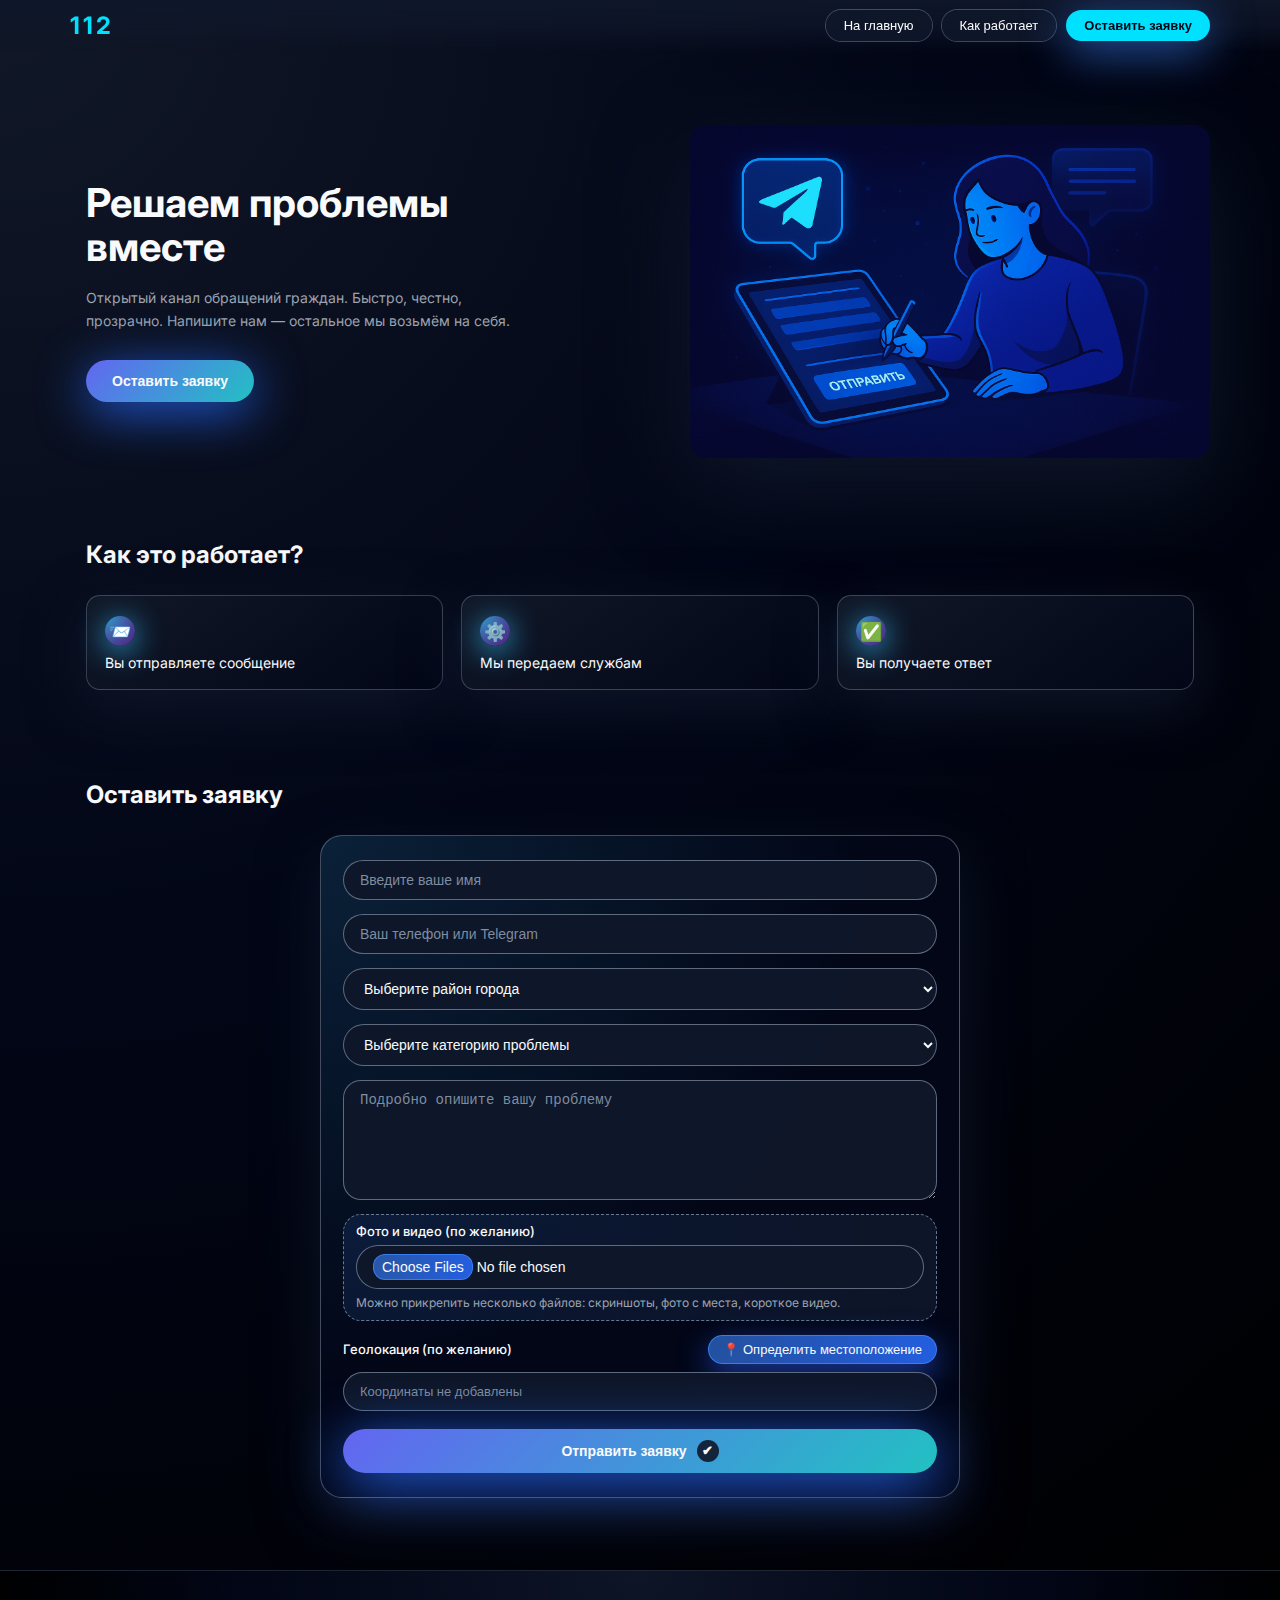
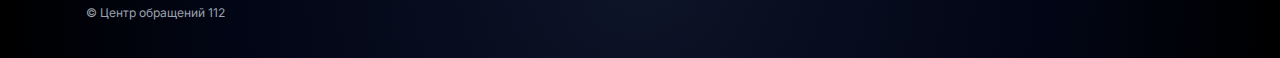
<file: final_front_v2/frontend_with_district_category_media_geo/112_website_responsive/index.html>
<!DOCTYPE html>
<html lang="ru">
<head>
  <meta charset="UTF-8" />
  <title>Центр обращений 112</title>
  <meta name="viewport" content="width=device-width, initial-scale=1.0" />
  <link href="https://fonts.googleapis.com/css2?family=Inter:wght@400;500;600;700&display=swap" rel="stylesheet" />
  <link rel="stylesheet" href="style.css" />
  <script src="script.js" defer></script>
</head>
<body>
  <header class="header">
    <div class="container header-inner">
      <div class="logo">
        <span class="logo-number">112</span>
      </div>

      <button class="burger" aria-label="Открыть меню">
        <span></span>
        <span></span>
        <span></span>
      </button>

      <nav class="nav">
        <button class="nav-pill" data-scroll="#top">На главную</button>
        <button class="nav-pill" data-scroll="#how">Как работает</button>
        <button class="nav-pill nav-pill-accent" data-scroll="#request">Оставить заявку</button>
      </nav>
    </div>
  </header>

  <main id="top">
    <section class="hero">
      <div class="container hero-inner">
        <div class="hero-text">
          <h1>Решаем проблемы<br />вместе</h1>
          <p class="hero-subtitle">
            Открытый канал обращений граждан. Быстро, честно,<br />
            прозрачно. Напишите нам — остальное мы возьмём на себя.
          </p>
          <button class="primary-button" data-scroll="#request">
            Оставить заявку
          </button>
        </div>

        <div class="hero-illustration">
          
          <img class="img-hero"    src="hero-112.png" alt="Иллюстрация обращения" />
        </div>
      </div>
    </section>

    <section class="section" id="how">
      <div class="container">
        <h2 class="section-title">Как это работает?</h2>

        <div class="steps">
          <div class="step-card">
            <div class="step-icon">📨</div>
            <p class="step-text">Вы отправляете сообщение</p>
          </div>
          <div class="step-card">
            <div class="step-icon">⚙️</div>
            <p class="step-text">Мы передаем службам</p>
          </div>
          <div class="step-card">
            <div class="step-icon">✅</div>
            <p class="step-text">Вы получаете ответ</p>
          </div>
        </div>
      </div>
    </section>

    <section class="section" id="request">
      <div class="container">
        <h2 class="section-title">Оставить заявку</h2>

        <div class="request-card">
          <form class="form" autocomplete="on">
            <input
              type="text"
              name="name"
              class="field"
              placeholder="Введите ваше имя"
              required
            />
            <input
              type="text"
              name="contact"
              class="field"
              placeholder="Ваш телефон или Telegram"
              required
            />
            <select name="district" class="field" required>
              <option value="" disabled selected>Выберите район города</option>
              <option value="kamenobrodsky">Каменобродский</option>
              <option value="zovetnevy">Жоветневый</option>
              <option value="artemovsky">Артемовский</option>
              <option value="leninsky">Ленинский</option>
            </select>
            <select name="category" class="field" required>
              <option value="" disabled selected>Выберите категорию проблемы</option>
              <option value="housing">ЖКХ</option>
              <option value="roads_transport">Дороги и транспорт</option>
              <option value="environment">Благоустройство и экология</option>
              <option value="education_culture">Образование и культура</option>
              <option value="safety_law">Безопасность и правопорядок</option>
              <option value="digital">Связь и цифровые услуги</option>
            </select>
            <textarea
              name="description"
              class="field field-textarea"
              placeholder="Подробно опишите вашу проблему"
              rows="4"
              required
            ></textarea>

            <div class="attachments-group">
              <label class="attachments-label">Фото и видео (по желанию)</label>
              <input
                type="file"
                name="attachments"
                class="field field-file"
                accept="image/*,video/*"
                multiple
              />
              <p class="attachments-hint">
                Можно прикрепить несколько файлов: скриншоты, фото с места, короткое видео.
              </p>
            </div>

            <div class="geo-row">
              <div class="geo-main">
                <label class="attachments-label">Геолокация (по желанию)</label>
                <button
                  type="button"
                  class="geo-button"
                  id="geoButton"
                  data-default-label="📍 Определить местоположение"
                >
                  📍 Определить местоположение
                </button>
              </div>
              <input
                type="text"
                name="location"
                class="field geo-display"
                placeholder="Координаты не добавлены"
                readonly
              />
              <input type="hidden" name="latitude" />
              <input type="hidden" name="longitude" />
            </div>


            <button type="submit" class="submit-button">
              <span class="submit-label">Отправить заявку</span>
              <span class="submit-check">✔</span>
            </button>
          </form>
        </div>
      </div>
    </section>
  </main>

  <footer class="footer">
    <div class="container footer-inner">
      <p>© Центр обращений 112</p>
    </div>
  </footer>
</body>
</html>
</file>
<file: final_front_v2/frontend_with_district_category_media_geo/112_website_responsive/style.css>
*,
*::before,
*::after {
  box-sizing: border-box;
}

:root {
  --bg-main: #050816;
  --bg-elevated: #111827;
  --bg-card: #1f2937;
  --accent: #4f46e5;
  --accent-soft: #6366f1;
  --accent-pill: #00e0ff;
  --text-primary: #f9fafb;
  --text-muted: #9ca3af;
  --border-soft: rgba(148, 163, 184, 0.3);
  --radius-lg: 22px;
  --radius-md: 14px;
  --shadow-soft: 0 22px 60px rgba(15, 23, 42, 0.85);
  --transition-fast: 0.18s ease-out;
}

html,
body {
  margin: 0;
  padding: 0;
  font-family: "Inter", system-ui, -apple-system, BlinkMacSystemFont, sans-serif;
  background: radial-gradient(circle at top left, #111827 0, #020617 45%, #000 100%);
  color: var(--text-primary);
}

body {
  min-height: 100vh;
}

.container {
  width: 100%;
  max-width: 1140px;
  margin: 0 auto;
  padding: 0 16px;
}

.header {
  position: sticky;
  top: 0;
  z-index: 20;
  backdrop-filter: blur(18px);
  background: linear-gradient(to bottom, rgba(15, 23, 42, 0.95), rgba(15, 23, 42, 0.7), transparent);
}

.header-inner {
  display: flex;
  align-items: center;
  justify-content: space-between;
  padding: 10px 0 12px;
  gap: 16px;
}

.logo-number {
  font-size: 24px;
  font-weight: 700;
  letter-spacing: 0.12em;
  color: var(--accent-pill);
}

/* навигация */

.nav {
  display: flex;
  align-items: center;
  gap: 10px;
}

.nav-pill {
  border: none;
  border-radius: 999px;
  padding: 8px 18px;
  font-size: 13px;
  font-weight: 500;
  color: var(--text-primary);
  background: rgba(15, 23, 42, 0.85);
  box-shadow: 0 0 0 1px rgba(148, 163, 184, 0.4);
  cursor: pointer;
  white-space: nowrap;
  transition: background var(--transition-fast), transform var(--transition-fast), box-shadow var(--transition-fast), color var(--transition-fast);
}

.nav-pill:hover {
  background: #111827;
  transform: translateY(-1px);
  box-shadow: 0 10px 25px rgba(15, 23, 42, 0.7);
}

.nav-pill-accent {
  background: var(--accent-pill);
  color: #020617;
  box-shadow: 0 10px 45px rgba(59, 130, 246, 0.7);
  font-weight: 600;
}

.nav-pill-accent:hover {
  background: #67e8f9;
  box-shadow: 0 20px 60px rgba(56, 189, 248, 0.9);
}

/* бургер меню */

.burger {
  display: none;
  flex-direction: column;
  justify-content: center;
  gap: 4px;
  width: 38px;
  height: 34px;
  padding: 0;
  border-radius: 999px;
  border: 1px solid rgba(148, 163, 184, 0.5);
  background: rgba(15, 23, 42, 0.95);
  cursor: pointer;
}

.burger span {
  display: block;
  height: 2px;
  width: 18px;
  margin: 0 auto;
  border-radius: 999px;
  background: #e5e7eb;
  transition: transform var(--transition-fast), opacity var(--transition-fast);
}

.burger.is-open span:nth-child(1) {
  transform: translateY(4px) rotate(45deg);
}

.burger.is-open span:nth-child(2) {
  opacity: 0;
}

.burger.is-open span:nth-child(3) {
  transform: translateY(-4px) rotate(-45deg);
}

.hero {
  padding: 72px 0 64px;
}

.hero-inner {
  display: grid;
  grid-template-columns: minmax(0, 1.2fr) minmax(0, 1fr);
  align-items: center;
  gap: 0px;
}

.hero-text h1 {
  margin: 0 0 18px;
  font-size: 40px;
  line-height: 1.1;
}

.hero-subtitle {
  margin: 0 0 28px;
  font-size: 14px;
  line-height: 1.6;
  color: var(--text-muted);
}

.primary-button {
  border: none;
  border-radius: 999px;
  padding: 13px 26px;
  font-size: 14px;
  font-weight: 600;
  cursor: pointer;
  color: #f9fafb;
  background: linear-gradient(135deg, var(--accent-soft), #22c1c3);
  box-shadow: 0 10px 50px rgba(37, 99, 235, 0.9);
  transition: transform var(--transition-fast), box-shadow var(--transition-fast), filter var(--transition-fast);
}

.primary-button:hover {
  transform: translateY(-1px);
  filter: brightness(1.05);
  box-shadow: 0 24px 70px rgba(37, 99, 235, 1);
}

.hero-illustration {
  border-radius: 30px;
  min-height: 260px;
  height: 333px;
  width: 520px;
  box-shadow: 0 30px 90px rgba(15, 23, 42, 1);
}

.img-hero {
     height: 333px;
  width: 520px;
  border-radius: 16px;
}

.hero-illustration::before {
  content: "";
  position: absolute;
  inset: 18%;
  border-radius: 26px; 
}

.section {
  padding: 18px 0 72px;
}

.section-title {
  margin: 0 0 26px;
  font-size: 24px;
}

.steps {
  display: grid;
  grid-template-columns: repeat(3, minmax(0, 1fr));
  gap: 18px;
}

.step-card {
  padding: 20px 18px 18px;
  border-radius: var(--radius-md);
  background: linear-gradient(145deg, #111827, #020617);
  box-shadow: 0 18px 55px rgba(15, 23, 42, 0.9);
  border: 1px solid rgba(148, 163, 184, 0.35);
  display: flex;
  flex-direction: column;
  align-items: flex-start;
  gap: 8px;
}

.step-icon {
  width: 30px;
  height: 30px;
  border-radius: 999px;
  display: grid;
  place-items: center;
  font-size: 18px;
  background: radial-gradient(circle at top left, rgba(56, 189, 248, 0.8), rgba(88, 28, 135, 0.9));
  box-shadow: 0 5px 30px rgba(56, 189, 248, 0.9);
}

.step-text {
  margin: 0;
  font-size: 14px;
}

/* форма отправки */

.request-card {
  max-width: 640px;
  margin: 0 auto;
  border-radius: var(--radius-lg);
  padding: 24px 22px;
  background: radial-gradient(circle at top left, rgba(56, 189, 248, 0.15), transparent 60%), #020617;
  box-shadow: var(--shadow-soft);
  border: 1px solid rgba(148, 163, 184, 0.45);
}

.form {
  display: flex;
  flex-direction: column;
  gap: 14px;
}

.field {
  width: 100%;
  border-radius: 999px;
  border: 1px solid rgba(148, 163, 184, 0.6);
  background: rgba(15, 23, 42, 0.96);
  color: var(--text-primary);
  padding: 11px 16px;
  font-size: 14px;
  outline: none;
  transition: border-color var(--transition-fast), box-shadow var(--transition-fast), background var(--transition-fast), transform var(--transition-fast);
}

.field::placeholder {
  color: rgba(148, 163, 184, 0.85);
}

.field:focus {
  border-color: rgba(59, 130, 246, 0.95);
  box-shadow: 0 0 0 1px rgba(59, 130, 246, 0.9), 0 18px 40px rgba(29, 78, 216, 0.85);
  background: #020617;
  transform: translateY(-0.5px);
}

.field-textarea {
  border-radius: 18px;
  resize: vertical;
  min-height: 120px;
}

.attachments-group {
  display: flex;
  flex-direction: column;
  gap: 6px;
  padding: 8px 12px;
  border-radius: 18px;
  border: 1px dashed rgba(148, 163, 184, 0.7);
  background: radial-gradient(circle at top left, rgba(59, 130, 246, 0.12), rgba(15, 23, 42, 0.9));
}

.attachments-label {
  font-size: 13px;
  font-weight: 500;
  color: var(--text-primary);
}

.field-file {
  cursor: pointer;
  border-radius: 999px;
  padding-top: 8px;
  padding-bottom: 8px;
}

.field-file::file-selector-button {
  border: 1px solid rgba(59, 130, 246, 0.9);
  padding: 4px 8px;
  background: radial-gradient(circle at top left, rgba(59, 130, 246, 0.6), rgba(37, 99, 235, 0.95));
  color: #f9fafb;
  border-radius: 12px;
}

.attachments-hint {
  margin: 0;
  font-size: 12px;
  line-height: 1.4;
  color: var(--text-muted);
}

.geo-row {
  display: flex;
  flex-direction: column;
  gap: 8px;
}

.geo-main {
  display: flex;
  align-items: center;
  justify-content: space-between;
  gap: 10px;
}

.geo-button {
  border-radius: 999px;
  border: 1px solid rgba(59, 130, 246, 0.9);
  padding: 6px 14px;
  background: radial-gradient(circle at top left, rgba(59, 130, 246, 0.6), rgba(37, 99, 235, 0.95));
  color: #f9fafb;
  font-size: 13px;
  font-weight: 500;
  cursor: pointer;
  display: inline-flex;
  align-items: center;
  gap: 6px;
  box-shadow: 0 10px 30px rgba(30, 64, 175, 0.9);
  transition: transform 0.15s ease, box-shadow 0.15s ease, filter 0.15s ease;
}

.geo-button:hover {
  transform: translateY(-0.5px);
  filter: brightness(1.03);
  box-shadow: 0 18px 45px rgba(37, 99, 235, 1);
}

.geo-button:disabled {
  cursor: default;
  opacity: 0.8;
  box-shadow: none;
  transform: none;
}

.geo-button-success {
  background: linear-gradient(90deg, #22c55e, #16a34a);
  border-color: #22c55e;
  box-shadow: 0 18px 40px rgba(34, 197, 94, 0.8);
}

.geo-display {
  font-size: 13px;
}

.submit-button {
  margin-top: 4px;
  width: 100%;
  border: none;
  border-radius: 999px;
  padding: 11px 18px;
  font-size: 14px;
  font-weight: 600;
  display: flex;
  align-items: center;
  justify-content: center;
  gap: 10px;
  cursor: pointer;
  color: #f9fafb;
  background: linear-gradient(135deg, var(--accent-soft), #22c1c3);
  box-shadow: 0 10px 55px rgba(37, 99, 235, 1);
  transition: transform var(--transition-fast), box-shadow var(--transition-fast), filter var(--transition-fast);
}

.submit-button:hover {
  transform: translateY(-1px);
  filter: brightness(1.03);
  box-shadow: 0 24px 70px rgba(37, 99, 235, 1);
}

.submit-check {
  background: rgba(15, 23, 42, 0.9);
  border-radius: 999px;
  width: 22px;
  height: 22px;
  display: grid;
  place-items: center;
  font-size: 13px;
}

.footer {
  padding: 22px 0 26px;
  border-top: 1px solid rgba(31, 41, 55, 0.9);
  background: radial-gradient(circle at top, rgba(15, 23, 42, 0.9), #020617 60%, #000 100%);
}

.footer-inner {
  font-size: 12px;
  color: var(--text-muted);
}

/* планшеты */
@media (max-width: 960px) {
  .hero-inner {
    grid-template-columns: minmax(0, 1.05fr) minmax(0, 0.95fr);
    gap: 28px;
  }

  .hero-text h1 {
    font-size: 34px;
  }

  .section {
    padding-bottom: 60px;
  }

  .steps {
    grid-template-columns: repeat(2, minmax(0, 1fr));
  }
}

/* мобилки */
@media (max-width: 768px) {
  .header-inner {
    padding: 10px 0 10px;
  }

  .nav {
    position: absolute;
    inset-inline: 16px;
    top: 57px;
    padding: 10px;
    border-radius: 16px;
    background: rgba(15, 23, 42, 0.98);
    box-shadow: 0 26px 80px rgba(15, 23, 42, 1);
    display: flex;
    flex-direction: column;
    gap: 8px;
    transform-origin: top;
    transform: scaleY(0.7);
    opacity: 0;
    pointer-events: none;
    transition: opacity var(--transition-fast), transform var(--transition-fast);
  }

  .nav.is-open {
    opacity: 1;
    pointer-events: auto;
    transform: scaleY(1);
  }

  .nav-pill {
    width: 100%;
    justify-content: center;
    text-align: center;
  }

  .burger {
    display: flex;
  }

  .hero {
    padding-top: 64px;
  }

  .hero-inner {
    grid-template-columns: minmax(0, 1fr);
    gap: 26px;
  }

  .hero-text {
    text-align: center;
  }

  .hero-text h1 {
    font-size: 30px;
  }

  .hero-subtitle {
    font-size: 13px;
  }

  .primary-button {
    width: 100%;
    max-width: 260px;
  }

  .hero-illustration {
    order: -1;
    min-height: 210px;
  }

  .section {
    padding-top: 8px;
    padding-bottom: 52px;
  }

  .section-title {
    font-size: 22px;
  }

  .steps {
    grid-template-columns: minmax(0, 1fr);
  }

  .request-card {
    padding-inline: 18px;
  }

  .img-hero {
    width: 94vw;
    height: 240px;
  }

  .hero-illustration {
    width: 94vw;
    height: 240px;
  }
}


@media (max-width: 480px) {
  .container {
    padding-inline: 14px;
  }

  .logo-number {
    font-size: 22px;
  }

  .hero-text h1 {
    font-size: 26px;
  }

  .hero-subtitle {
    font-size: 12px;
  }

  .request-card {
    padding: 18px 14px 20px;
    border-radius: 18px;
  }

  .field {
    font-size: 13px;
    padding: 10px 14px;
  }

  .submit-button {
    font-size: 13px;
  }
}
</file>
